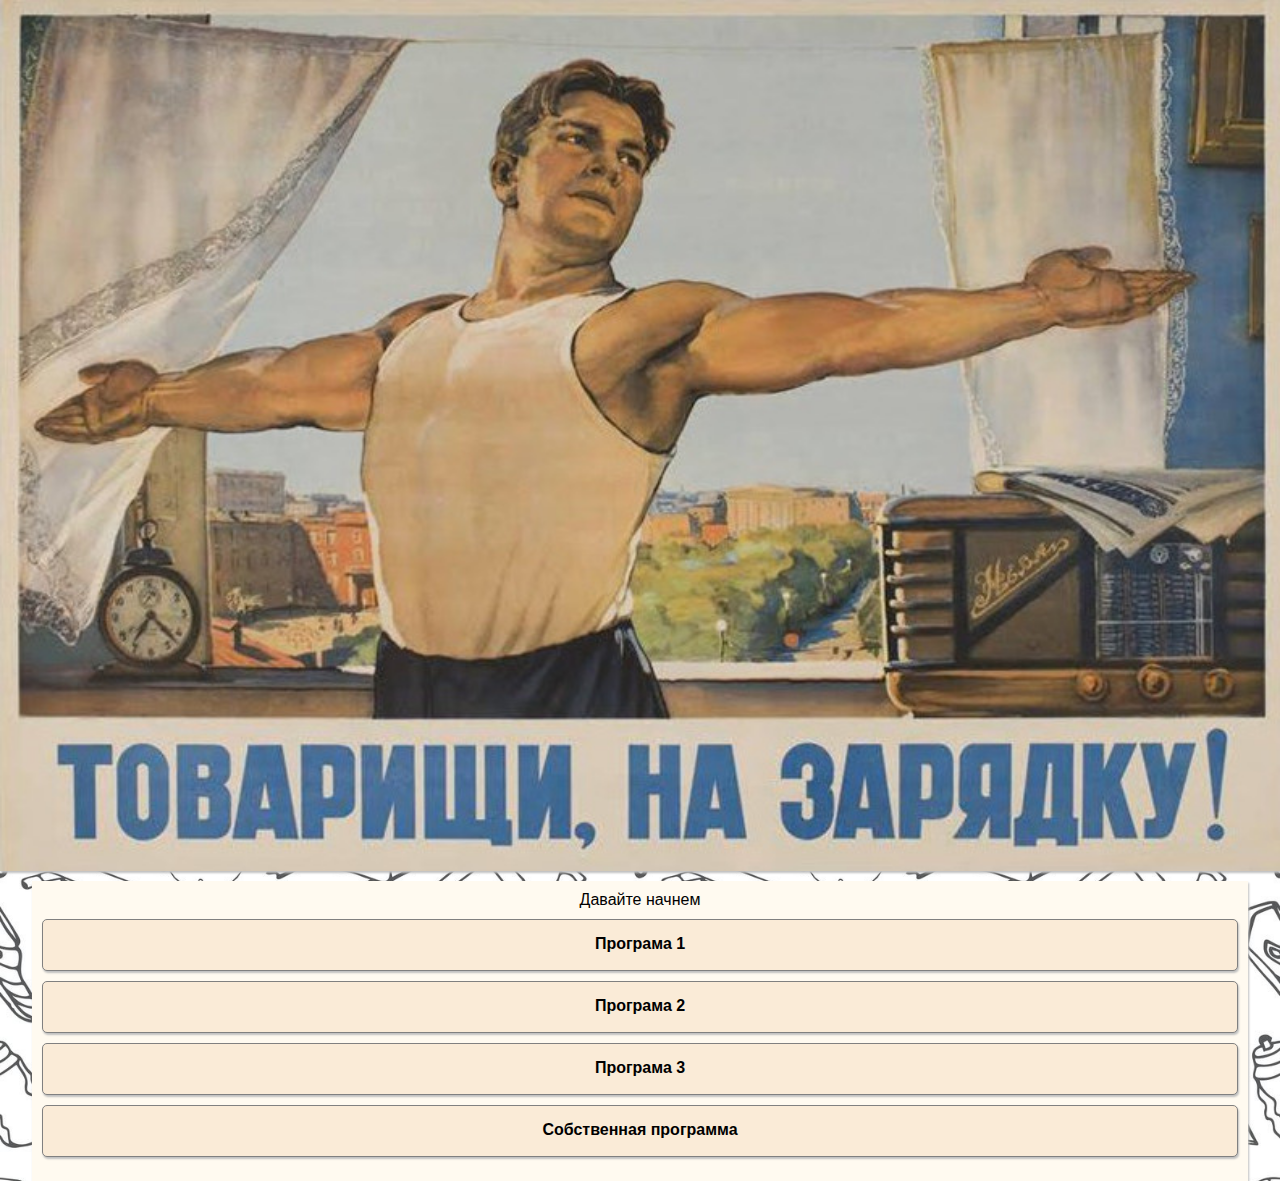
<file: index.html>
<html>
<head>
	<meta name="viewport" content="initial-scale=1, maximum-scale=1, user-scalable=no">


	<script src="jq.js"></script>
	<script src="exercises.js"></script>
	<script src="js.js"></script>
	<link rel="stylesheet" href="css.css">
</head>
<body>
<div class="headImg">
	<img src='img/index_bg3.jpg' width=100%>
</div>



			


			<div class="index_progress">
				<div class="progress_body" id="progress_field">

				</div>
			</div>
			<div class="index_btn day_ex_item"><p id="indexDays" ></p></div>
			<div class="reset"><div class="reset_btn">Сбросить и начать заного</div></div>
</body>
<script>
if(m>0){
	$('.day_ex_item, .reset').show()
	$('#indexDays').html("Начать "+(m+1)+"й день")
	var progressDiv='';
	progressDiv+='<div class="index_progress_header">Прогресс</div>'
	for(var i in exercises){
		var max=exSum(exercises[i].ex);
		var val=passSum(exercises[i].ex)
		console.log(val + " / "+ max)
		
		progressDiv+="<div class='ex_name'>"+exercises[i].name+"</div>"
		progressDiv+="<div class='progress_row'><div class='progress_dig pright'><span> "+val+" </span></div>"
		progressDiv+="<div class='progress'><progress value="+val+" max="+max+"></progress></div>"
		progressDiv+="<div  class='progress_dig pleft'><span> "+max+" </span></div></div>"
		
	}
	function exSum(n){
		var sum=0;
		for(var j in n){
			sum+=n[j];
		}
		return sum;
	}
	function passSum(e){
		var pSum=0;
		for (var w=0; w<m; w++){
			pSum+=e[w];
		}
		return pSum;
	}
	$('#progress_field').html(progressDiv)

}else{
$('.index_progress').css('height', '300px')
	var content="<div class='index_start_header'>Давайте начнем</div>"
	var programs="";
	for(i in progArr){
		programs+="<div class='btnProg' onclick='goToProg("+i+")'>"+progArr[i]+"</div>"
	}
	programs+="<div class='btnProg'>Собственная программа</div>"

	$('#progress_field').html(content+programs)
}


function goToProg(n){
	if(n==0){
		var url="prog"+(n+1)+".html";
		document.location.href=url
	}else{
		alert("Программы "+(n+1)+" пока нет")
	}
	
}
</script>
</html>
</file>
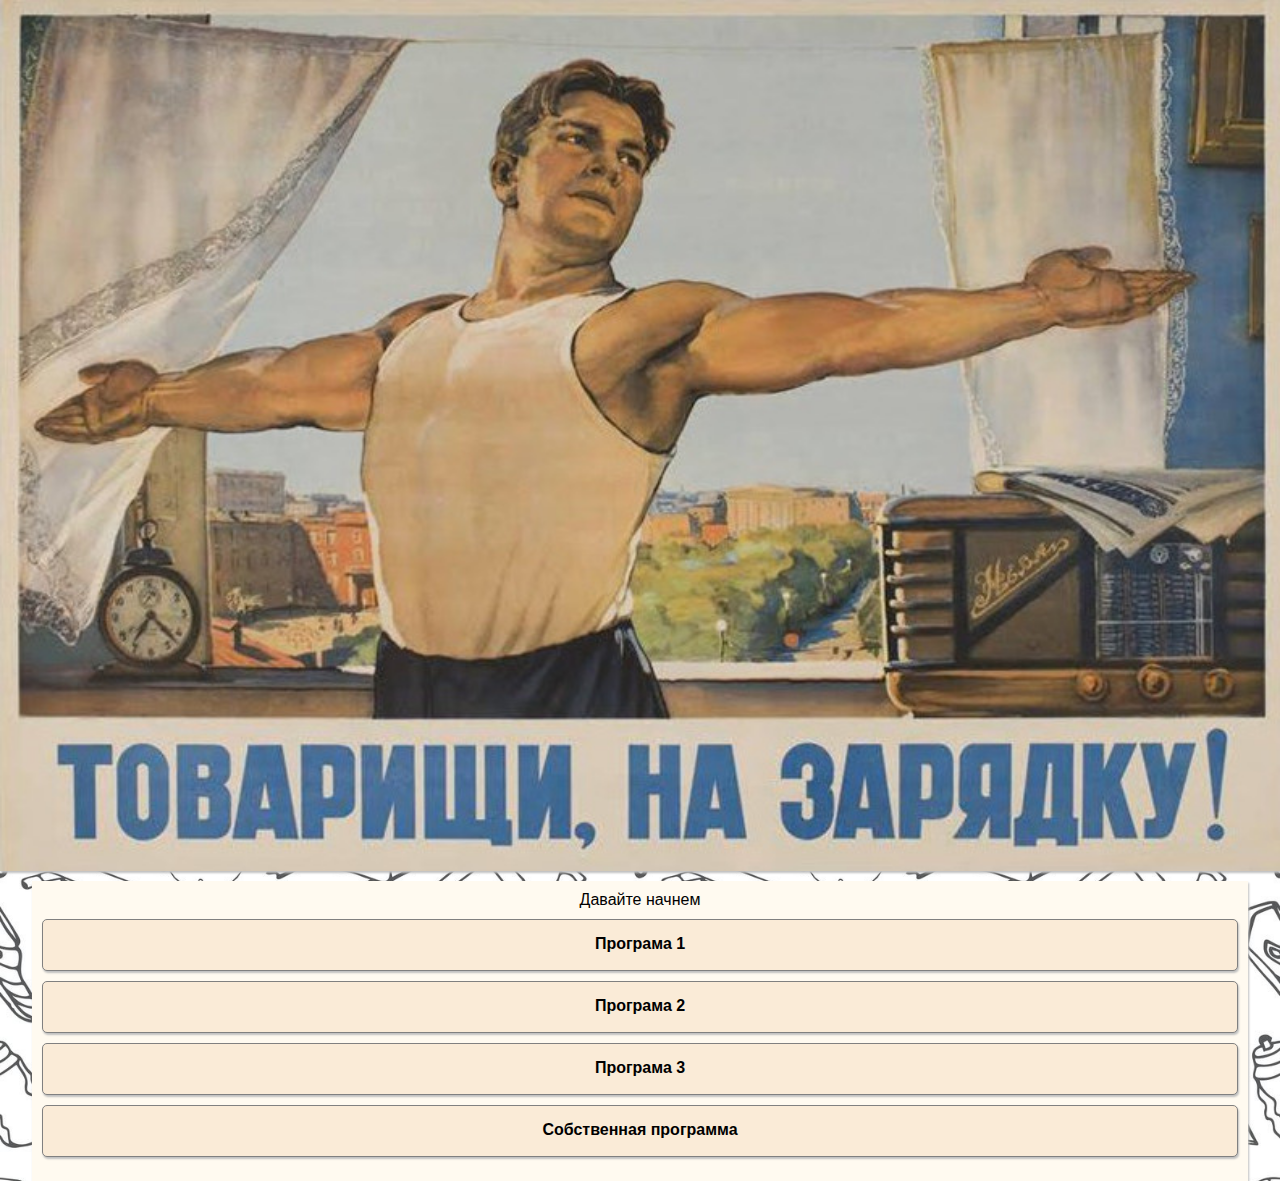
<file: index-todelete.html>
<html>
<head>
	<meta name="viewport" content="initial-scale=1, maximum-scale=1, user-scalable=no">


	<script src="jq.js"></script>
	<script src="exercises.js"></script>
	<script src="js.js"></script>
	<link rel="stylesheet" href="css.css">
</head>
<body>
<div class="headImg">
	<img src='img/index_bg3.jpg' width=100%>
</div>



			


			<div class="index_progress">
				<div class="progress_body" id="progress_field">

				</div>
			</div>
			<div class="index_btn day_ex_item"><p id="indexDays" ></p></div>
			<div class="reset"><div class="reset_btn">Сбросить и начать заного</div></div>
</body>
<script>
if(m=0){
	$('.day_ex_item, .reset').show()
	$('#indexDays').html("Начать "+(m+1)+"й день")
	var progressDiv='';
	progressDiv+='<div class="index_progress_header">Прогресс</div>'
	for(var i in exercises){
		var max=exSum(exercises[i].ex);
		var val=passSum(exercises[i].ex)
		console.log(val + " / "+ max)
		
		progressDiv+="<div class='ex_name'>"+exercises[i].name+"</div>"
		progressDiv+="<div class='progress_row'><div class='progress_dig pright'><span> "+val+" </span></div>"
		progressDiv+="<div class='progress'><progress value="+val+" max="+max+"></progress></div>"
		progressDiv+="<div  class='progress_dig pleft'><span> "+max+" </span></div></div>"
		
	}
	function exSum(n){
		var sum=0;
		for(var j in n){
			sum+=n[j];
		}
		return sum;
	}
	function passSum(e){
		var pSum=0;
		for (var w=0; w<m; w++){
			pSum+=e[w];
		}
		return pSum;
	}
	$('#progress_field').html(progressDiv)

}else{
$('.index_progress').css('height', '300px')
	var content="<div class='index_start_header'>Давайте начнем</div>"
	var programs="";
	for(i in progArr){
		programs+="<div class='btnProg'>"+progArr[i]+"</div>"
	}
	programs+="<div class='btnProg'>Собственная программа</div>"

	$('#progress_field').html(content+programs)
}



</script>
</html>
</file>
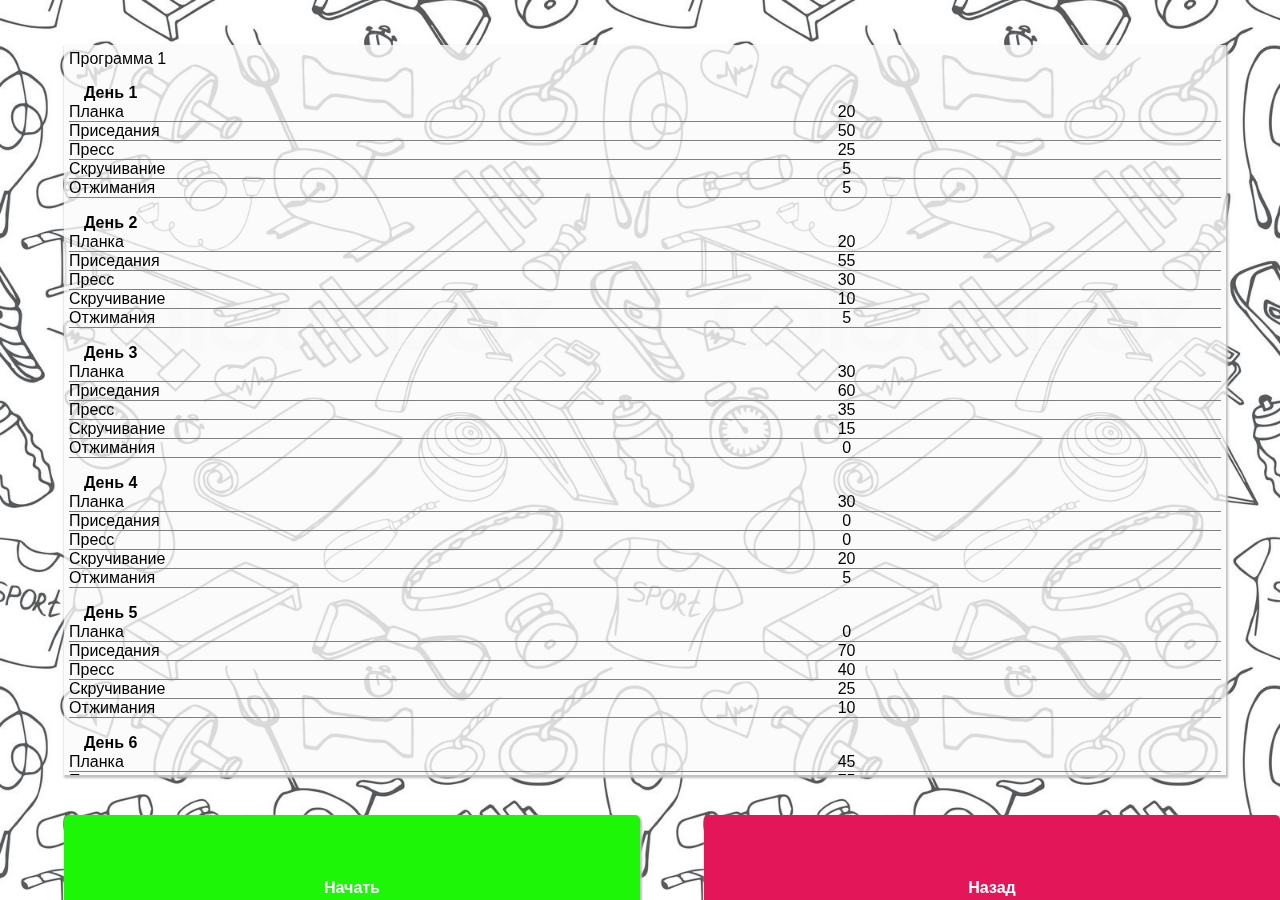
<file: prog1.html>
<html>
<head>
	<meta name="viewport" content="initial-scale=1, maximum-scale=1, user-scalable=yes">


	<script src="jq.js"></script>
	<script src="exercises.js"></script>
	<script src="js.js"></script>
	<link rel="stylesheet" href="css.css">
</head>
<body>
	<div class="progLayer">
		<div class="progHeader">Программа 1</div>
		<div class="progBody"></div>
		

	</div>
<div class="prog_btnBlock">
	<div class="prog_btnStart">Начать</div>
	<div class="prog_btnBack">Назад</div>
</div>
</body>
<script type="text/javascript">
	var content="";
	for(var i=0; i<30; i++){
			content+="<div class='day'>"
			content+="<div class='dayHeader'><p>День "+(parseInt(i)+1)+"</p></div>"
			content+="<div class='dayContent'>"
			for (var n in exercises){
				content+="<div class='dayRow'><div class='dayEx'>"+exercises[n].name+"</div><div class='dayExCount'>"+exercises[n].ex[i]+"</div></div>"
			}
			content+="</div>"
			content+="</div>"
	}
	$('.progBody').html(content)
$(".prog_btnBack").click(function(){
	document.location.href="index.html"
})
$(".prog_btnStart").click(function(){
	document.location.href="screen1.html"
})

</script>
</html>
</file>
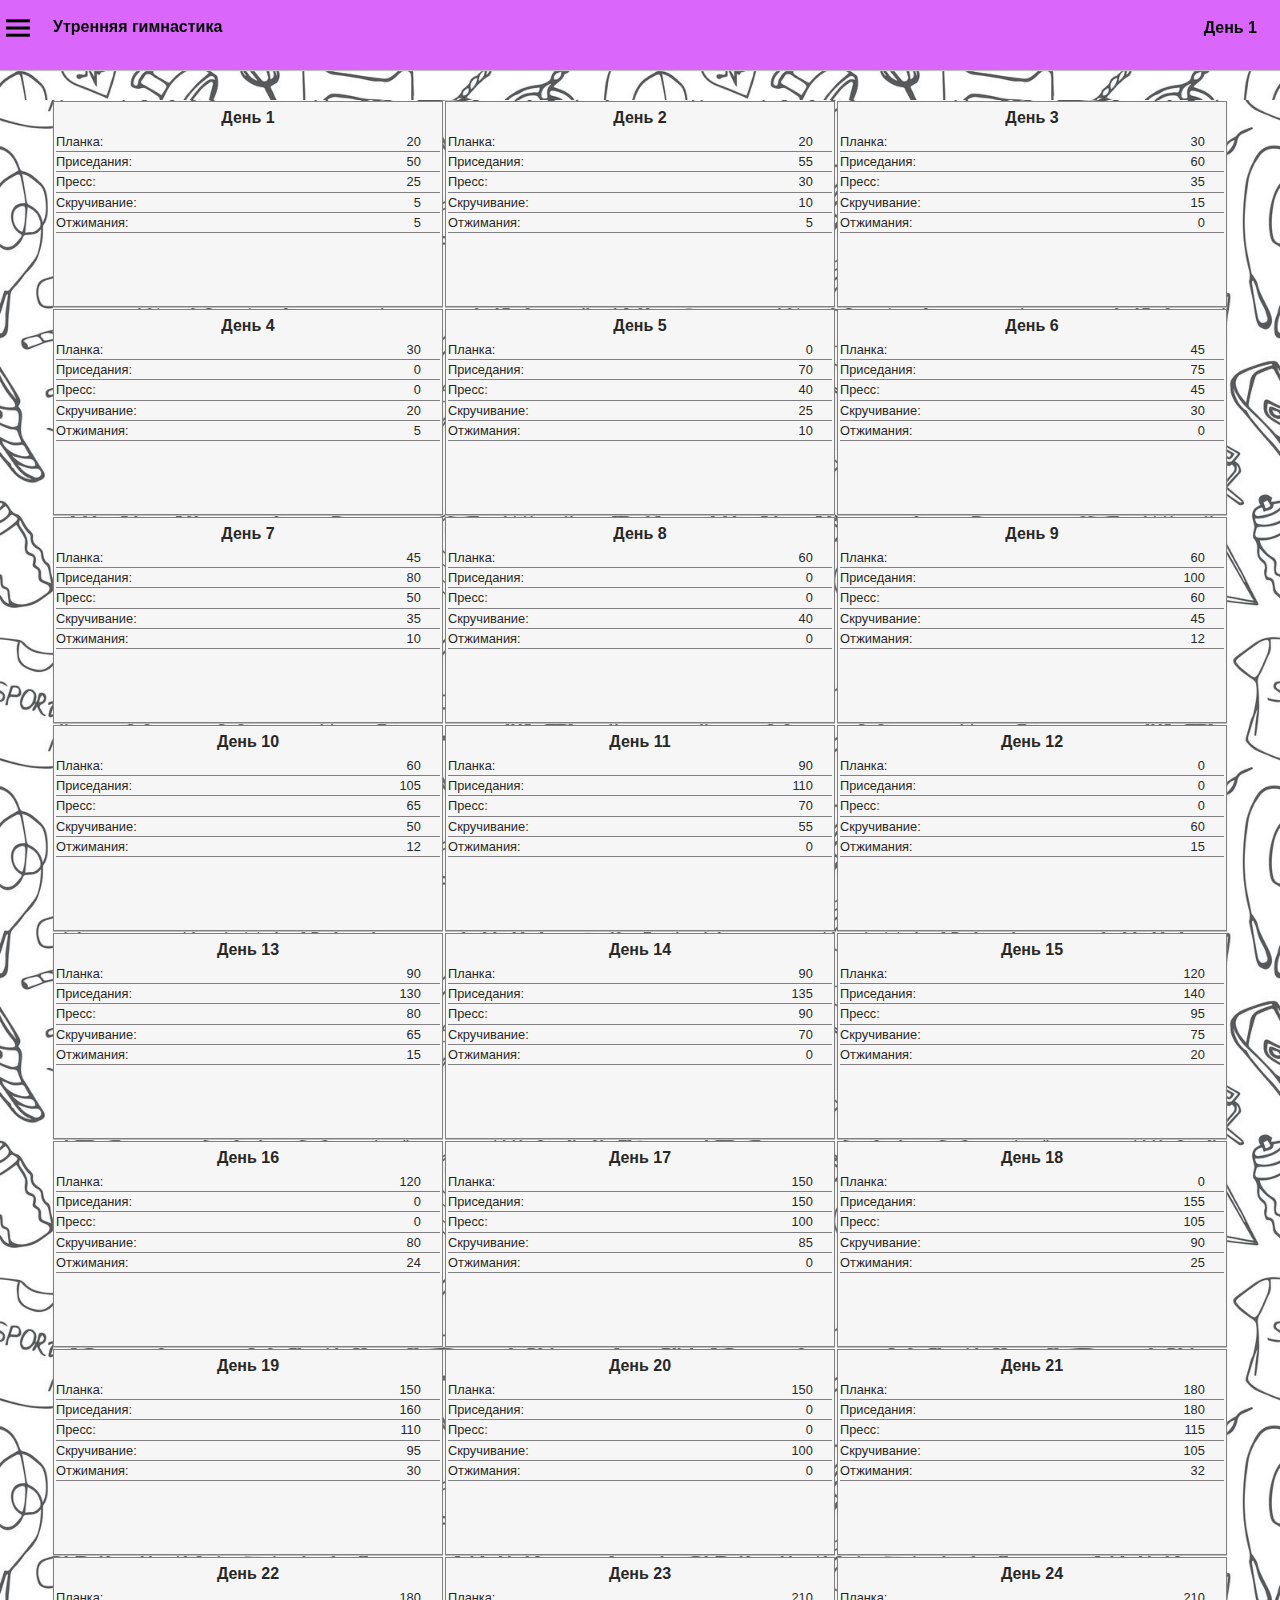
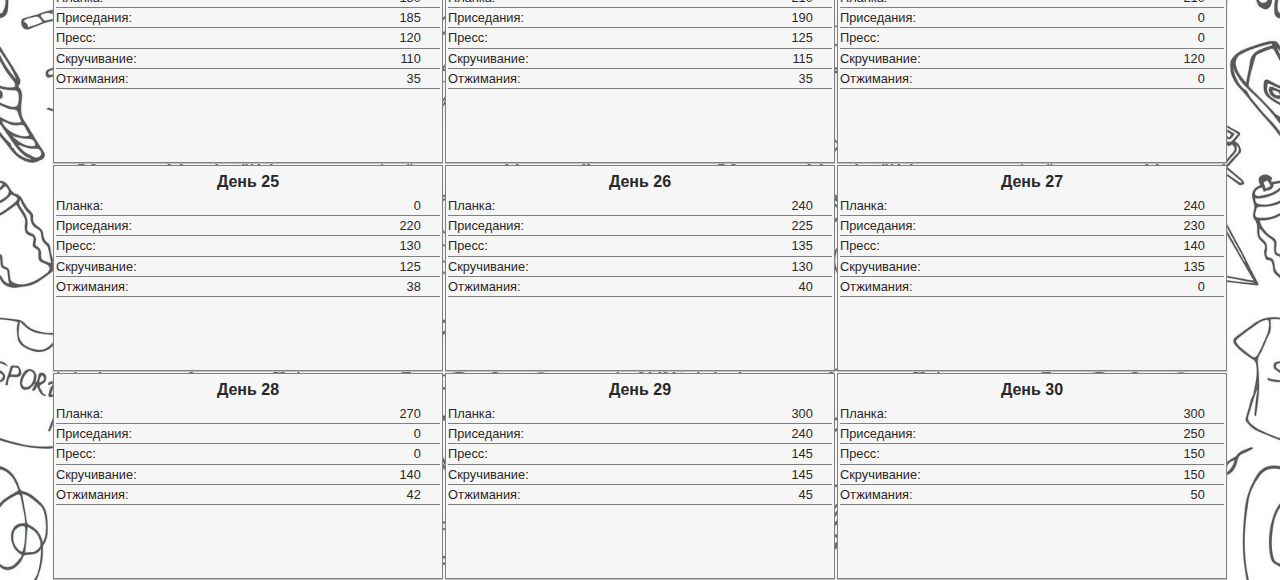
<file: screen1.html>
<html>
<head>
	<meta name="viewport" content="width=device-width, initial-scale=1.0">

	<script src="jq.js"></script>
	<script src="exercises.js"></script>
	<script src="js.js"></script>
	<link rel="stylesheet" href="css.css">
</head>
<body>
	<div class="header">
		<table width="100%">
			<tr>
				<td width="50%"><div class="menu_left"><img src="img/menu2.png"  style="height: 30px; float:left"><p>Утренняя гимнастика</p><div>
				</td>
				<td width="50%" style="text-align: right"><div class="menu_right"><p>Прогресс</p></div>
				</td>	
			</tr>
		</table>	
	</div>

	<div class="div_body">
	</div>	

</body>	
<script src="drow.js"></script>
</html>
</file>
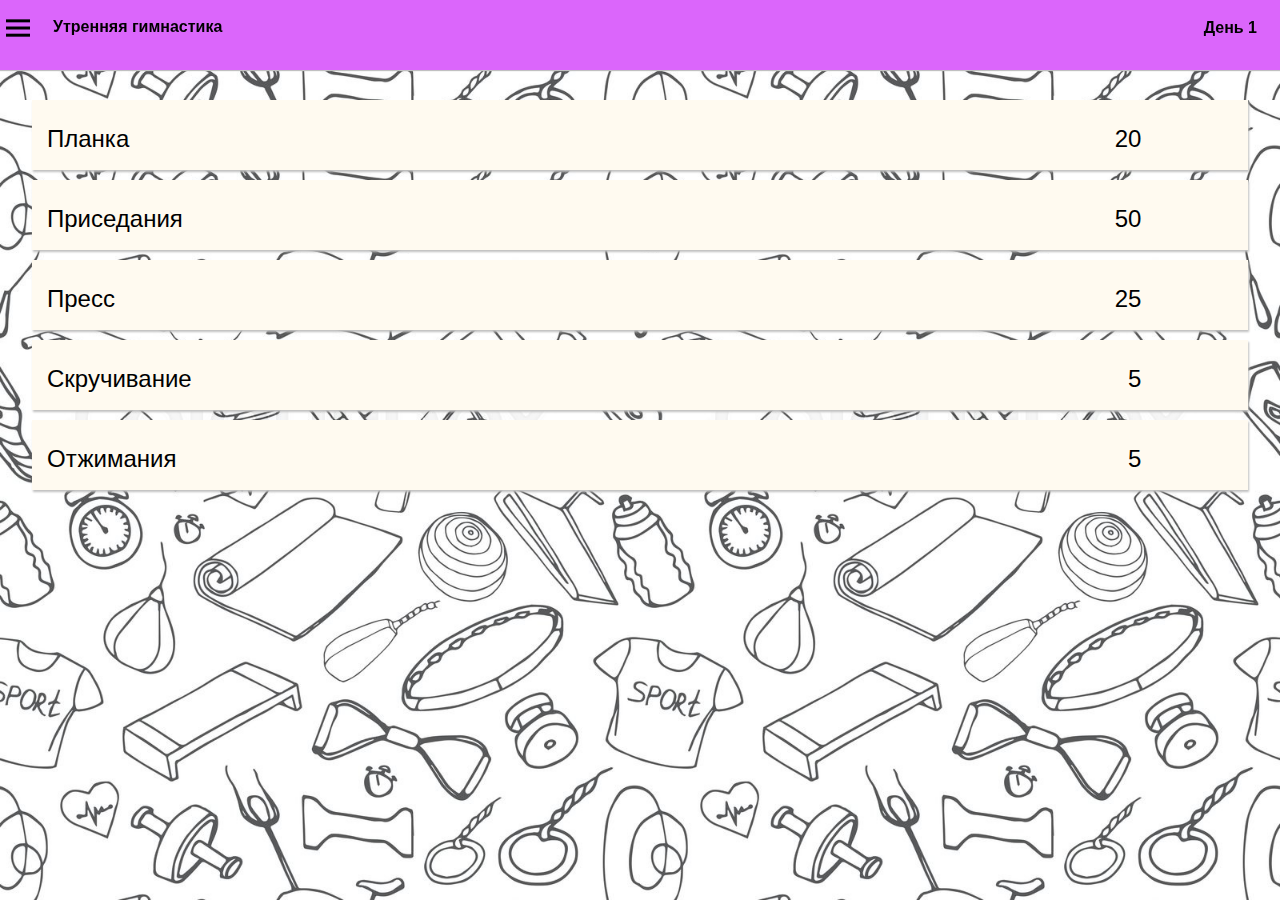
<file: screen_day.html>
<html>
<head>
	<meta name="viewport" content="width=device-width, initial-scale=1.0">

	<script src="jq.js"></script>
	<script src="exercises.js"></script>
	<script src="js.js"></script>
	<link rel="stylesheet" href="css.css">
	<link rel="stylesheet" href="timer.css">
</head>
<body>
	<div class="header">
		<table width="100%">
			<tr>
				<td width="50%"><div class="menu_left"><img src="img/menu2.png"  style="height: 30px; float:left"><p>Утренняя гимнастика</p><div>
				</td>
				<td width="50%" style="text-align: right"><div class="menu_right"><p>Прогресс</p></div>
				</td>	
			</tr>
		</table>	
	</div>

	<div class="div_body_day">
	</div>	

</body>
<script>
	var time=exercises[0].ex[m]
</script>	
<script src="drow.js"></script>


<script src="day.js"></script>
<script src="timer.js"></script>



</html>
</file>
<file: css.css>
html, body{
	width: 100%;
	margin:0px;
	font-family: 'Roboto', sans-serif;
	background: url(img/bg2.jpg);
	background-size: 50%;

}
.menu_right {
	padding-right: 20px;
	font-weight: bold;
}
.menu_left{
	font-weight: bold;
}
.header{
	box-shadow: 0px 1px 1px 0px #c0c0c0;
	height: 70px;
	position: fixed;
	width: 100%;
	top: 0px;
	background-color: #db66fb;
	

}
.div_body{
	margin-top: 100px;
	    text-align: center;
}
.header>div{
	display: inline-block;
}
.header>table{
 width: 100%;
 margin-top: 10px;
}
.menu_left>p{
	margin-left: 50px;
	padding-top:5px;

}

/*Плитка общего экрана*/

.plitka{
	display: inline-block;
	border: 1px solid gray;
	height: 200px;
	margin: 1px;
	width: 30%;
	padding: 2px;
	color: #282828;
	box-shadow: 0px 1px 1px 0px #c0c0c0;
	background-color: #F6F6F6;

}

.header_left>p{
	font-size: 1em;
	font-weight: bold;
	margin-top: 5px;
	margin-bottom: 5px;
}

.ex_item{
	line-height: 1.5;
	font-size: 0.8em;
	text-align: left;
	width: 100%;
	border-bottom: 1px solid gray;
}
.ex_item>div{
	display: inline-block;
}
.exName{
	width: 70%;
}
.exCount{
	width: 25%;
	text-align: right;
}
/*Один день*/
.div_body_day{
	width: 100%;
	margin-top: 100px;
}
.day_ex_item{
	margin-top: 10px;
	height: 70px; 
	width: 95%;
    margin-left: 2.5%;
    box-shadow: 1px 2px 2px 0px #c0c0c0;
	background-color: floralwhite;
}
.day_ex_item>div{
	display: inline-table;
	width: 45%;
	margin-top: 25px;
	font-size: 1.5em;


}
.day_ex_item_left{
	padding-left: 15px;
}
.day_ex_item_middle{
	text-align: right;
	padding-right: 10px;
}

.passed{
	background-color: #ADFEAF;
	transition: all 1.5s ease;
}
.planka{

}
div.timer {
	height:100%;
	width: 100%;
}
/*Index*/
.headImg{
	box-shadow: 1px 2px 2px 0px #c0c0c0;
}
.index_btn{
	text-align: center;
    font-weight: bold;
    height: 50px;
    border-radius: 5px;
    border: 2px solid gray;
    display: none;
}
.index_btn>p{
	margin-top: 5px;
	padding-top: 10px;
    font-size: 1.5em;
}
.index_progress{
	height: 200px;
	text-align: center;
	margin-top: 10px;
	width: 95%;
    margin-left: 2.5%;
    box-shadow: 1px 2px 2px 0px #c0c0c0;
	background-color: floralwhite;



}
.index_progress_header{
	margin-top:10px;
	font-size: 1em;
	font-weight: bold;
}
.progress_body{
	padding-left: 10px;
	padding-right: 10px;
}
.progress{
	width: 70%;
	
}
.progress_row>div{
	display: inline-table;
}

.progress_dig{
	width: 15%;
	text-align: left;
}
.progress_row{
	border-bottom: 1px solid gray;
	margin-bottom: 5px;
}
.pleft{
	text-align: left;
}
.pright{
	text-align: right;
}
.ex_name{
	 font-size: 0.7em;
    font-weight: bold;
}
.reset{
	width: 100%;
	height: 30px;
	text-align: left;
	margin-top: 25px;
	display: none;
}
.reset_btn{
	margin-right: 10px;
	border-radius: 5px;
	text-align: center;
	width: 40%;
	padding: 5px;
	height: 100%;
	background-color: red;
	color: white;
	font-size: 0.8em;
}
.btnProg{
	    border: 1px solid gray;
    border-radius: 5px;
    background-color: antiquewhite;
    margin-top: 10px;
	height: 35px;
    padding-top: 15px;
    padding-bottom: 0px;
    font-weight: bold;
    box-shadow: 1px 2px 2px 0px #c0c0c0;
}
.index_start_header{
	padding-top: 10px;
}
/*Программы*/
.progLayer{
	width: 90%;
	height: 80%;
	background-color: rgba(250, 250, 250, 0.8);
	position: fixed;
	top:5%;
	left: 5%;
	box-shadow: 1px 2px 2px 1px #c0c0c0;
	overflow: auto;
	overflow-x: hidden;
	padding: 5px;
}
.dayHeader{
	margin:0px;
	width: 100%;
	font-size: 1em;
	font-weight: bold;
	padding-left: 15px;
	
}
.dayHeader>p{
	margin-bottom: 1px;
}
.dayRow{
	width: 100%;
	border-bottom: 1px solid gray;
}
.dayRow>div{
	display: inline-table;
	width: 45%;
}
.dayExCount{
	text-align: center;
}
.prog_btnBlock{
	width: 100%;
	height: 40px;
	position: fixed;
	bottom: 5%;
	display:flex;


}
.prog_btnBlock>div{
	
	flex-direction: row;
	justify-content: space-around;
    width: 45%;
	font-weight: bold;
	    text-align: center;
    height: 100%;
    border-radius: 5px;
    margin-left: 5%;
    padding-top: 5%;
    box-shadow: 1px 2px 2px 1px #c0c0c0;

}
.prog_btnStart{
	background-color: #1DF607;
	color: white;

}
.prog_btnBack{
	background-color: #E4165A;
	color: white;

}
</file>
<file: timer.css>
.tablo{
  font-size: 4em;
  font-weight: bold;
}
.ms{
  font-size: 0.5em;
}
.timer{
  width: 100%;
  text-align: center;
}
.preTimer{
  font-size: 2em;

  transition: all 0.5s ease;
}
.preTimer{
  height: 100px;
}
.bigTimer{
  font-size: 6em;
  font-weight: bold;
  text-align: center;
  transition: all 0.7s ease;

}
</file>
